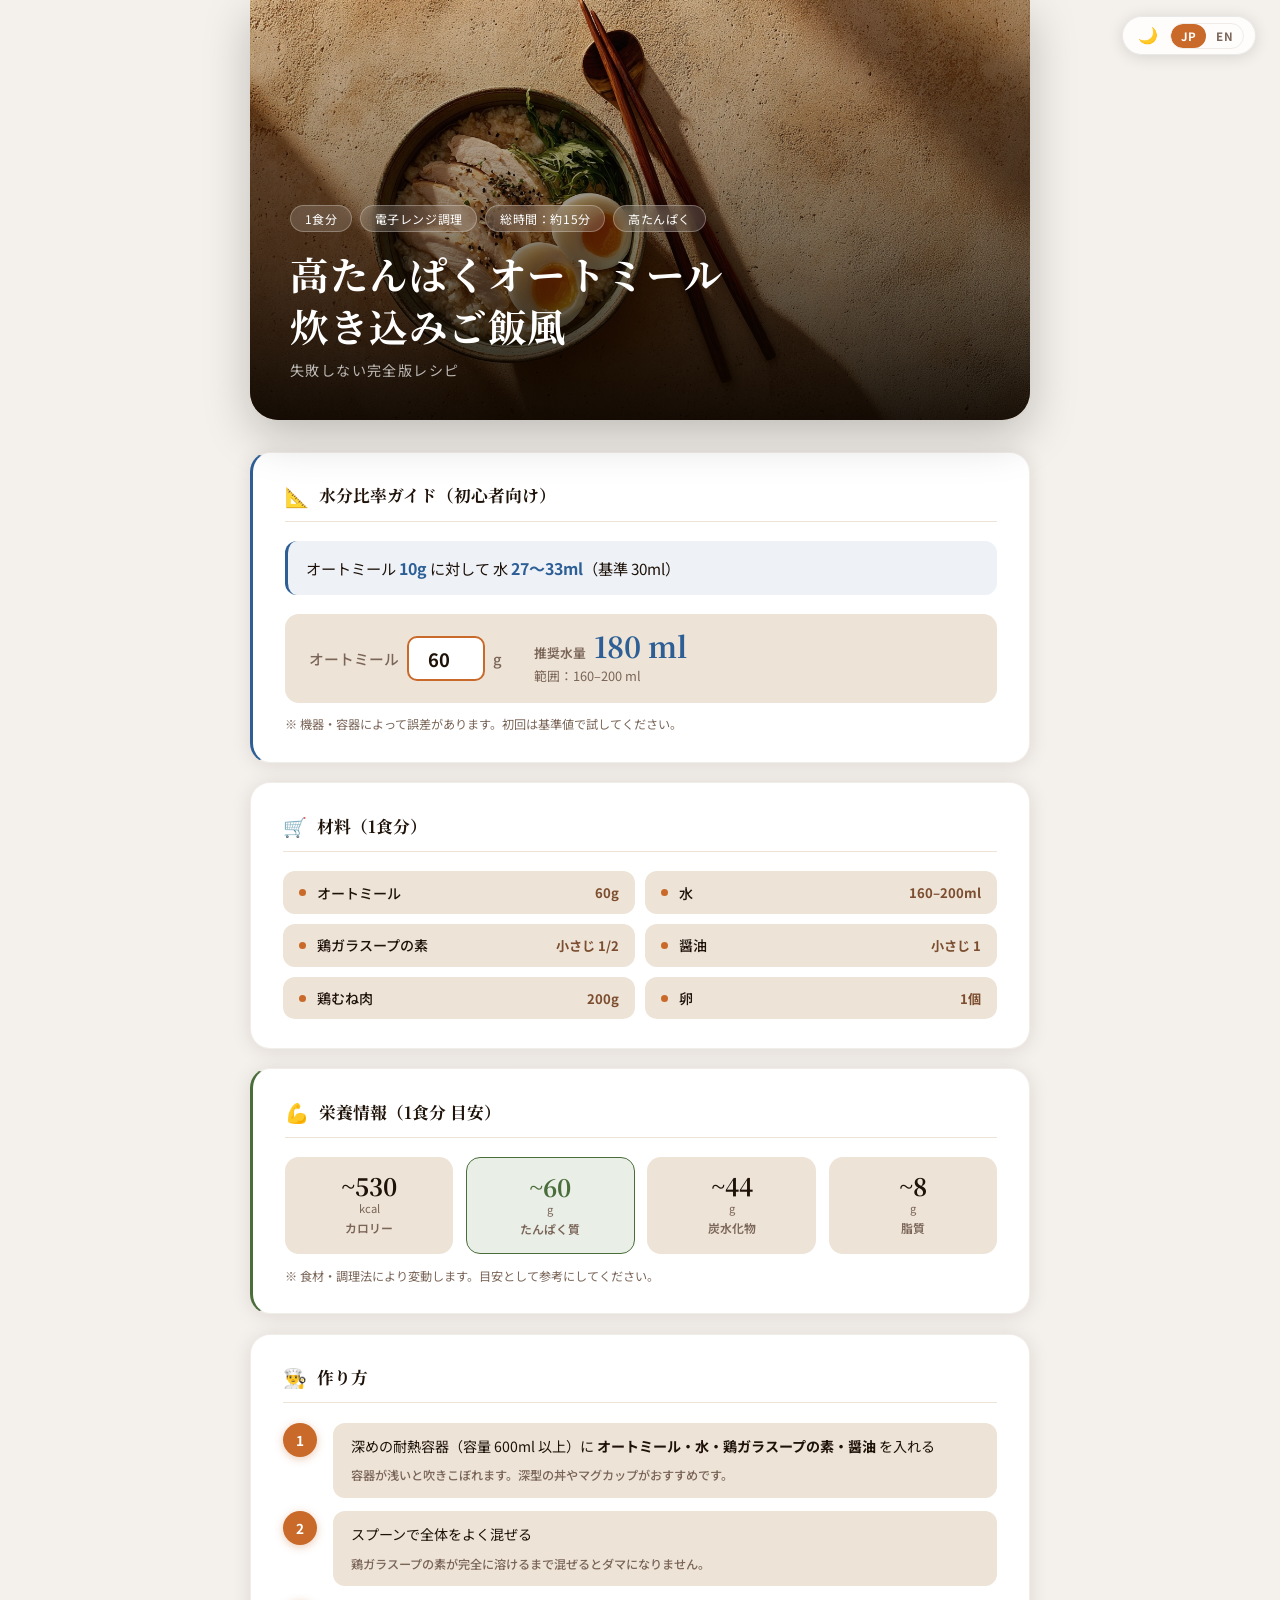
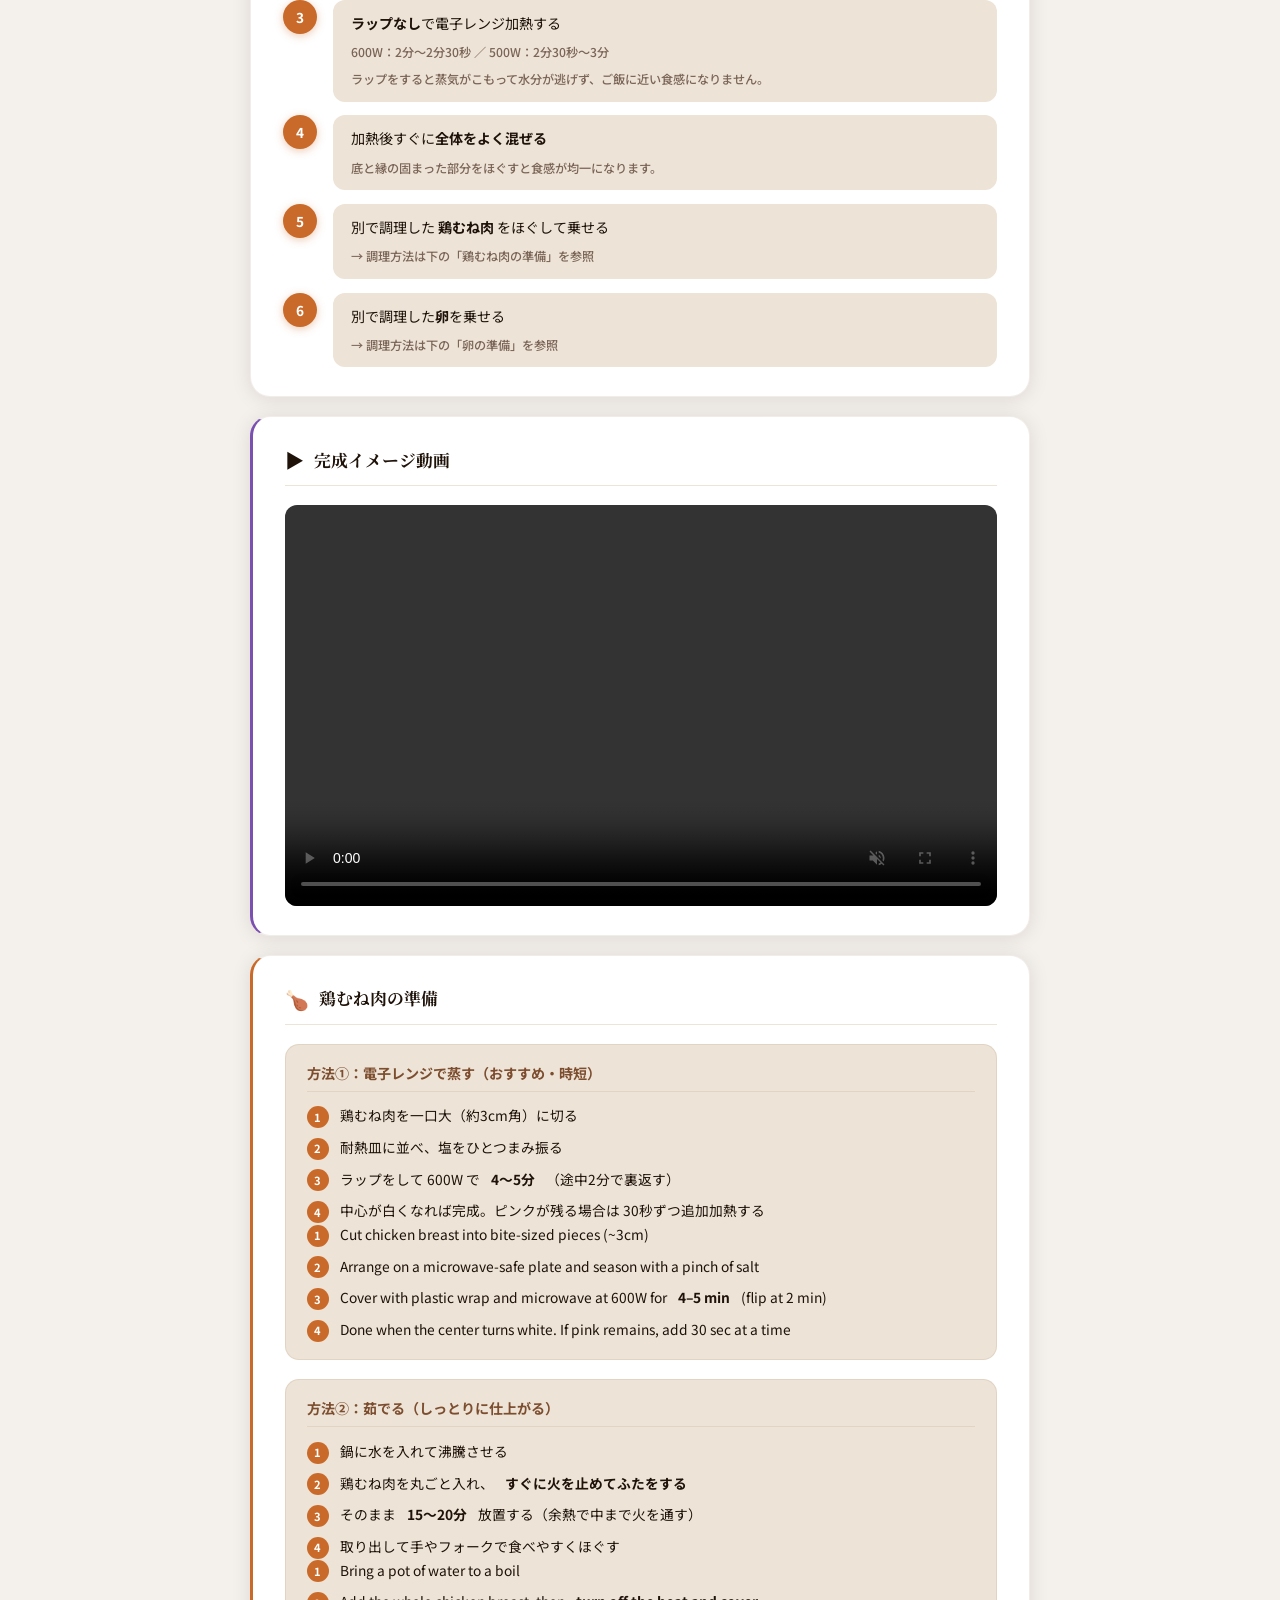
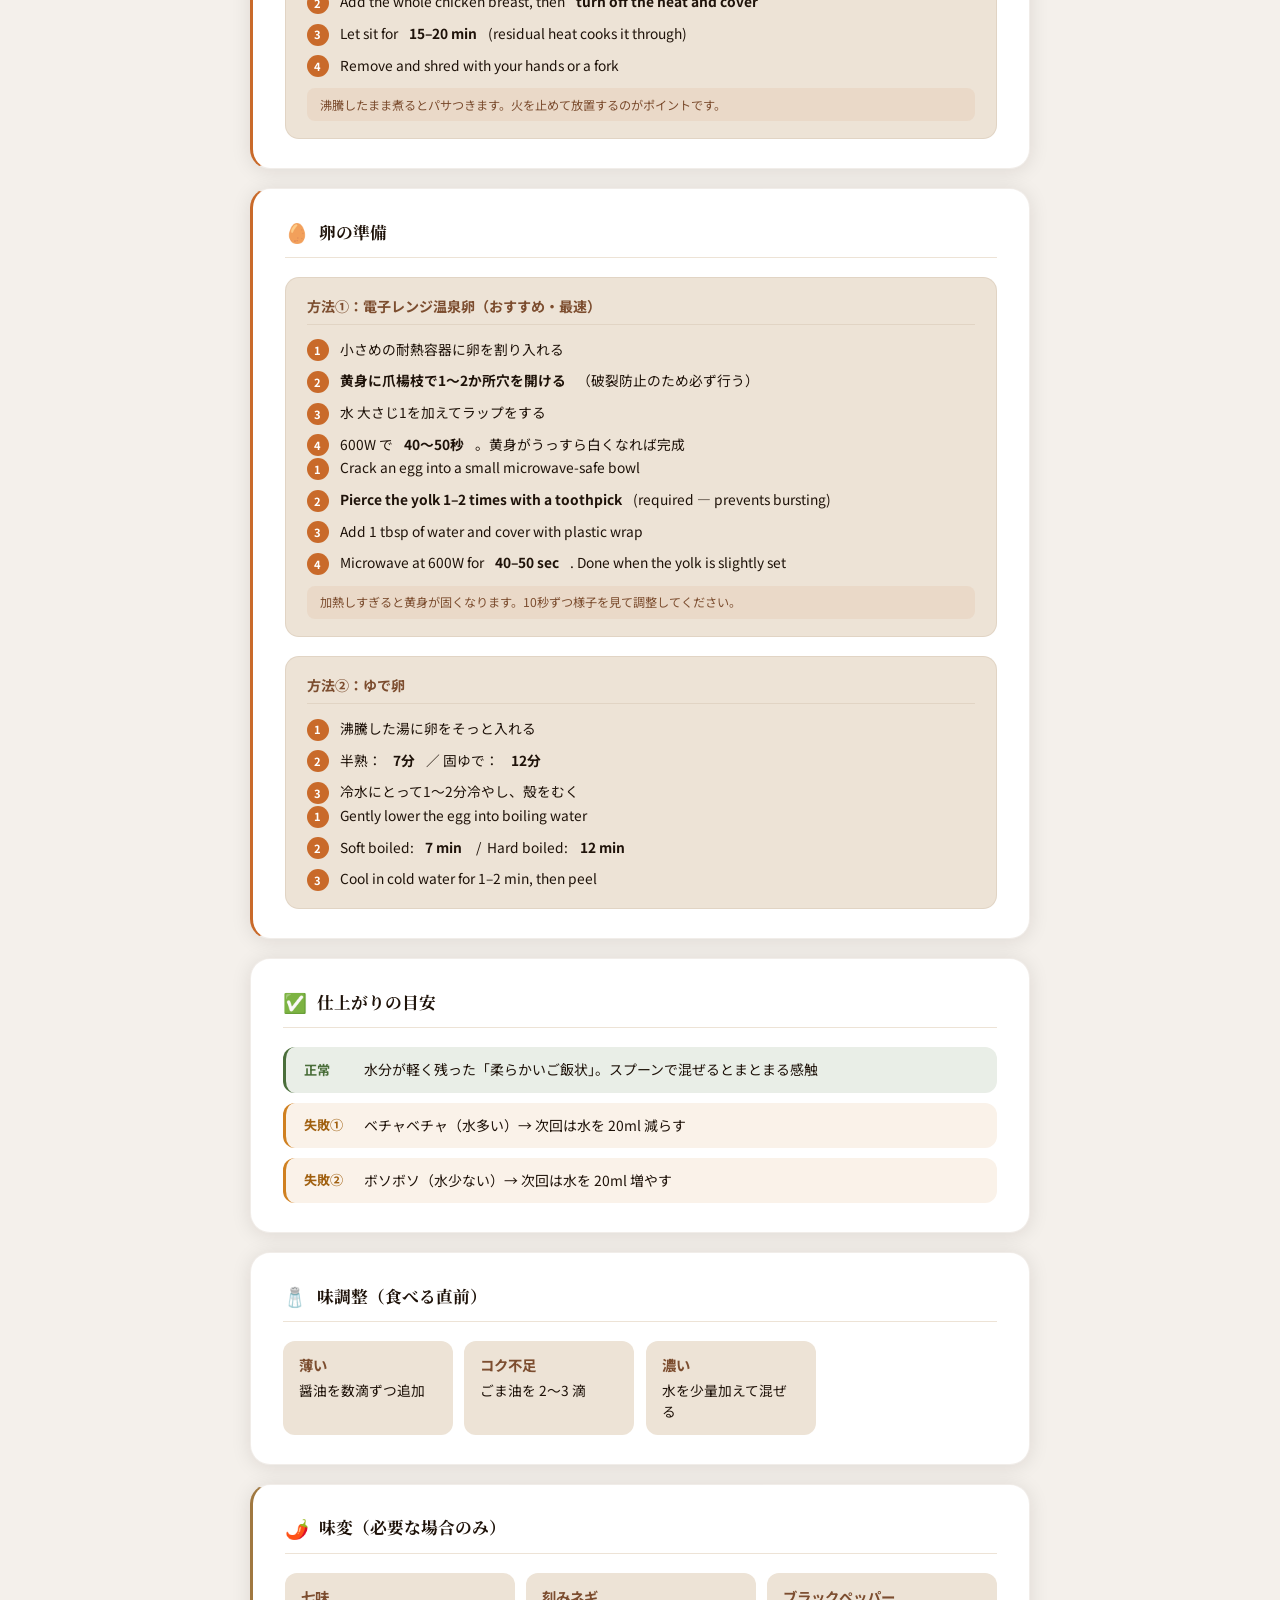
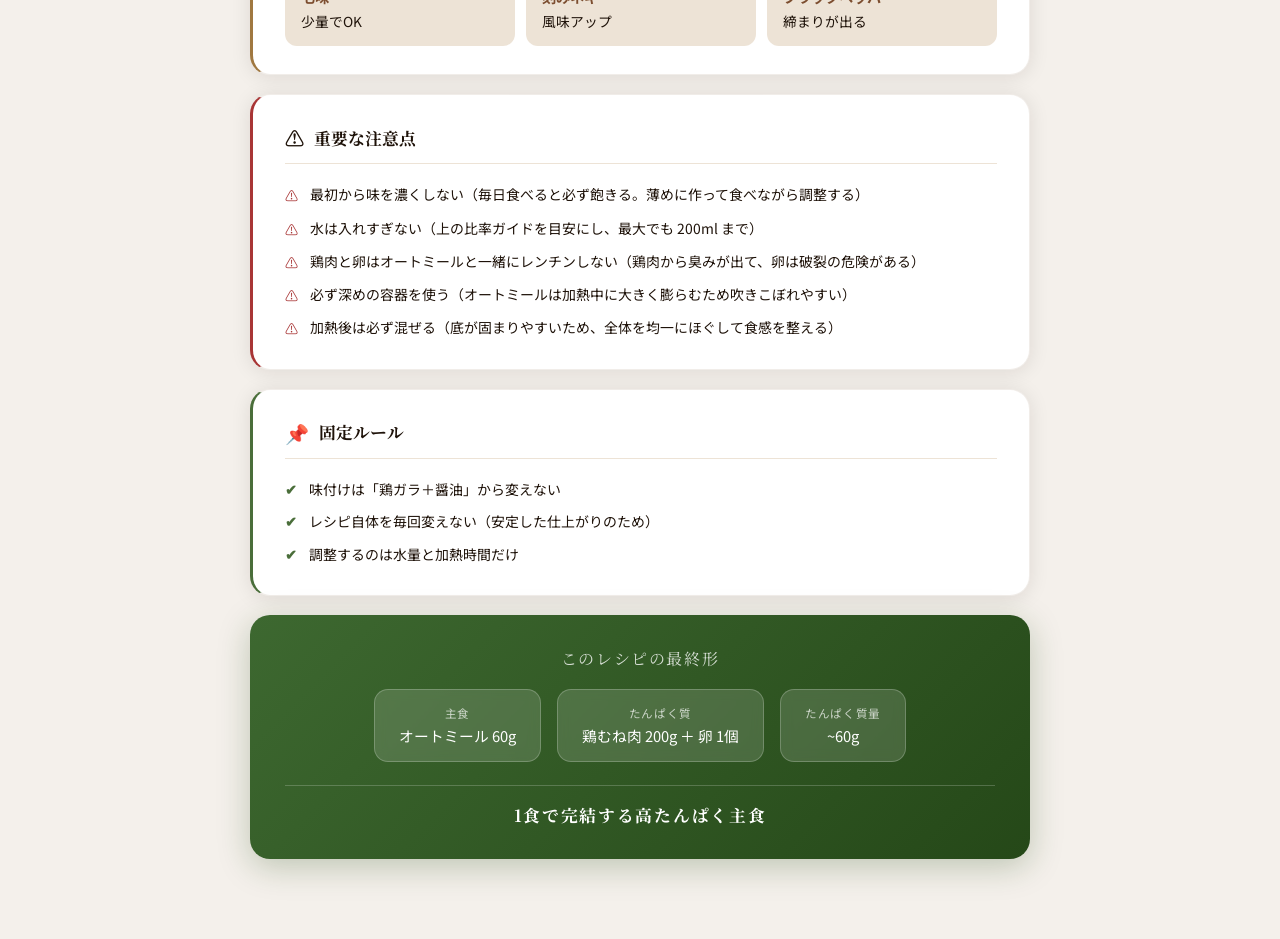
<file: index.html>
<!DOCTYPE html>
<html lang="ja">
<head>
  <meta charset="UTF-8">
  <meta name="viewport" content="width=device-width, initial-scale=1.0">
  <title>高たんぱくオートミール 炊き込みご飯風</title>
  <meta property="og:title" content="高たんぱくオートミール 炊き込みご飯風">
  <meta property="og:image" content="images/main.jpg">
  <link rel="preconnect" href="https://fonts.googleapis.com">
  <link rel="preconnect" href="https://fonts.gstatic.com" crossorigin>
  <link href="https://fonts.googleapis.com/css2?family=Noto+Serif+JP:wght@400;600;700&family=Noto+Sans+JP:wght@400;500&display=swap" rel="stylesheet">
  <link rel="stylesheet" href="style.css">
</head>
<body>

<!-- コントロールバー -->
<div class="controls">
  <button id="theme-toggle" aria-label="Toggle dark mode">🌙</button>
  <div class="lang-toggle">
    <button id="btn-jp" class="lang-btn active">JP</button>
    <button id="btn-en" class="lang-btn">EN</button>
  </div>
</div>

<div class="page">

  <!-- ヘッダー -->
  <header>
    <div class="header-inner">
      <div class="badge-row">
        <span class="badge"><span class="jp">1食分</span><span class="en">1 Serving</span></span>
        <span class="badge"><span class="jp">電子レンジ調理</span><span class="en">Microwave</span></span>
        <span class="badge"><span class="jp">総時間：約15分</span><span class="en">~15 min</span></span>
        <span class="badge"><span class="jp">高たんぱく</span><span class="en">High Protein</span></span>
      </div>
      <h1>
        <span class="jp">高たんぱくオートミール<br>炊き込みご飯風</span>
        <span class="en">High-Protein<br>Oatmeal Rice Bowl</span>
      </h1>
      <p class="subtitle">
        <span class="jp">失敗しない完全版レシピ</span>
        <span class="en">The Complete Foolproof Recipe</span>
      </p>
    </div>
  </header>

  <!-- 水分比率ガイド -->
  <div class="card card--ratio">
    <div class="card-title">
      <span class="icon">📐</span>
      <span class="jp">水分比率ガイド（初心者向け）</span>
      <span class="en">Water Ratio Guide</span>
    </div>
    <p class="ratio-rule">
      <span class="jp">オートミール <strong>10g</strong> に対して 水 <strong>27〜33ml</strong>（基準 30ml）</span>
      <span class="en">For every <strong>10g</strong> of oats, use <strong>27–33ml</strong> water (base: 30ml)</span>
    </p>
    <div class="ratio-calc">
      <div class="ratio-input-row">
        <label for="oat-amount"><span class="jp">オートミール</span><span class="en">Oats</span></label>
        <input type="number" id="oat-amount" value="60" min="10" max="150" step="5">
        <span>g</span>
      </div>
      <div class="ratio-output">
        <div class="ratio-result">
          <span class="ratio-label"><span class="jp">推奨水量</span><span class="en">Recommended</span></span>
          <span class="ratio-value"><span id="water-base">180</span> ml</span>
        </div>
        <div class="ratio-range"><span class="jp">範囲：</span><span class="en">Range: </span><span id="water-min">160</span>–<span id="water-max">200</span> ml</div>
      </div>
    </div>
    <p class="ratio-note">
      <span class="jp">※ 機器・容器によって誤差があります。初回は基準値で試してください。</span>
      <span class="en">※ Results may vary by appliance. Use the base value on your first try.</span>
    </p>
  </div>

  <!-- 材料 -->
  <div class="card">
    <div class="card-title">
      <span class="icon">🛒</span>
      <span class="jp">材料（1食分）</span>
      <span class="en">Ingredients (1 Serving)</span>
    </div>
    <div class="ingredients-grid">
      <div class="ingredient-item"><div class="dot"></div><span class="name"><span class="jp">オートミール</span><span class="en">Rolled Oats</span></span><span class="amount">60g</span></div>
      <div class="ingredient-item"><div class="dot"></div><span class="name"><span class="jp">水</span><span class="en">Water</span></span><span class="amount">160–200ml</span></div>
      <div class="ingredient-item"><div class="dot"></div><span class="name"><span class="jp">鶏ガラスープの素</span><span class="en">Chicken Stock Powder</span></span><span class="amount"><span class="jp">小さじ 1/2</span><span class="en">½ tsp</span></span></div>
      <div class="ingredient-item"><div class="dot"></div><span class="name"><span class="jp">醤油</span><span class="en">Soy Sauce</span></span><span class="amount"><span class="jp">小さじ 1</span><span class="en">1 tsp</span></span></div>
      <div class="ingredient-item"><div class="dot"></div><span class="name"><span class="jp">鶏むね肉</span><span class="en">Chicken Breast</span></span><span class="amount">200g</span></div>
      <div class="ingredient-item"><div class="dot"></div><span class="name"><span class="jp">卵</span><span class="en">Egg</span></span><span class="amount"><span class="jp">1個</span><span class="en">1</span></span></div>
    </div>
  </div>

  <!-- 栄養情報 -->
  <div class="card card--nutrition">
    <div class="card-title">
      <span class="icon">💪</span>
      <span class="jp">栄養情報（1食分 目安）</span>
      <span class="en">Nutrition Facts (est. per serving)</span>
    </div>
    <div class="nutrition-grid">
      <div class="nutrition-item">
        <span class="nutrition-value">~530</span>
        <span class="nutrition-unit">kcal</span>
        <span class="nutrition-label"><span class="jp">カロリー</span><span class="en">Calories</span></span>
      </div>
      <div class="nutrition-item highlight">
        <span class="nutrition-value">~60</span>
        <span class="nutrition-unit">g</span>
        <span class="nutrition-label"><span class="jp">たんぱく質</span><span class="en">Protein</span></span>
      </div>
      <div class="nutrition-item">
        <span class="nutrition-value">~44</span>
        <span class="nutrition-unit">g</span>
        <span class="nutrition-label"><span class="jp">炭水化物</span><span class="en">Carbs</span></span>
      </div>
      <div class="nutrition-item">
        <span class="nutrition-value">~8</span>
        <span class="nutrition-unit">g</span>
        <span class="nutrition-label"><span class="jp">脂質</span><span class="en">Fat</span></span>
      </div>
    </div>
    <p class="nutrition-note">
      <span class="jp">※ 食材・調理法により変動します。目安として参考にしてください。</span>
      <span class="en">※ Values vary by cooking method. Use as a reference only.</span>
    </p>
  </div>

  <!-- 作り方 -->
  <div class="card">
    <div class="card-title">
      <span class="icon">👨‍🍳</span>
      <span class="jp">作り方</span>
      <span class="en">Instructions</span>
    </div>
    <div class="steps">
      <div class="step">
        <div class="step-num">1</div>
        <div class="step-body">
          <span class="jp">深めの耐熱容器（容量 600ml 以上）に <strong>オートミール・水・鶏ガラスープの素・醤油</strong> を入れる</span>
          <span class="en">Add <strong>rolled oats, water, chicken stock powder, and soy sauce</strong> to a deep microwave-safe bowl (600ml+ capacity)</span>
          <span class="note"><span class="jp">容器が浅いと吹きこぼれます。深型の丼やマグカップがおすすめです。</span><span class="en">A shallow bowl will overflow. Use a deep bowl or large mug.</span></span>
        </div>
      </div>
      <div class="step">
        <div class="step-num">2</div>
        <div class="step-body">
          <span class="jp">スプーンで全体をよく混ぜる</span>
          <span class="en">Mix thoroughly with a spoon</span>
          <span class="note"><span class="jp">鶏ガラスープの素が完全に溶けるまで混ぜるとダマになりません。</span><span class="en">Stir until the stock powder is fully dissolved to avoid lumps.</span></span>
        </div>
      </div>
      <div class="step">
        <div class="step-num">3</div>
        <div class="step-body">
          <span class="jp"><strong>ラップなし</strong>で電子レンジ加熱する</span>
          <span class="en">Microwave <strong>without plastic wrap</strong></span>
          <span class="note"><span class="jp">600W：2分〜2分30秒 ／ 500W：2分30秒〜3分</span><span class="en">600W: 2 min – 2 min 30 sec &nbsp;/&nbsp; 500W: 2 min 30 sec – 3 min</span></span>
          <span class="note"><span class="jp">ラップをすると蒸気がこもって水分が逃げず、ご飯に近い食感になりません。</span><span class="en">Covering traps steam and prevents the rice-like texture. Always cook uncovered.</span></span>
        </div>
      </div>
      <div class="step">
        <div class="step-num">4</div>
        <div class="step-body">
          <span class="jp">加熱後すぐに<strong>全体をよく混ぜる</strong></span>
          <span class="en">Immediately after heating, <strong>stir thoroughly</strong></span>
          <span class="note"><span class="jp">底と縁の固まった部分をほぐすと食感が均一になります。</span><span class="en">Break up any set portions at the bottom and edges to even out the texture.</span></span>
        </div>
      </div>
      <div class="step">
        <div class="step-num">5</div>
        <div class="step-body">
          <span class="jp">別で調理した <strong>鶏むね肉</strong> をほぐして乗せる</span>
          <span class="en">Top with separately cooked <strong>chicken breast</strong>, shredded</span>
          <span class="note"><span class="jp">→ 調理方法は下の「鶏むね肉の準備」を参照</span><span class="en">→ See "Chicken Breast Prep" below</span></span>
        </div>
      </div>
      <div class="step">
        <div class="step-num">6</div>
        <div class="step-body">
          <span class="jp">別で調理した<strong>卵</strong>を乗せる</span>
          <span class="en">Add the separately cooked <strong>egg</strong> on top</span>
          <span class="note"><span class="jp">→ 調理方法は下の「卵の準備」を参照</span><span class="en">→ See "Egg Prep" below</span></span>
        </div>
      </div>
    </div>
  </div>

  <!-- 動画セクション -->
  <div class="card card--video">
    <div class="card-title">
      <span class="icon">▶️</span>
      <span class="jp">完成イメージ動画</span>
      <span class="en">Finished Dish Preview</span>
    </div>
    <div class="video-wrapper">
      <video src="images/oat.mp4" autoplay muted loop playsinline controls></video>
    </div>
  </div>

  <!-- 鶏むね肉の準備 -->
  <div class="card card--sub">
    <div class="card-title">
      <span class="icon">🍗</span>
      <span class="jp">鶏むね肉の準備</span>
      <span class="en">Chicken Breast Prep</span>
    </div>
    <div class="sub-methods">
      <div class="sub-method">
        <div class="sub-method-title">
          <span class="jp">方法①：電子レンジで蒸す（おすすめ・時短）</span>
          <span class="en">Method 1: Microwave (Recommended — Quick)</span>
        </div>
        <ol class="sub-steps jp">
          <li>鶏むね肉を一口大（約3cm角）に切る</li>
          <li>耐熱皿に並べ、塩をひとつまみ振る</li>
          <li>ラップをして 600W で <strong>4〜5分</strong>（途中2分で裏返す）</li>
          <li>中心が白くなれば完成。ピンクが残る場合は 30秒ずつ追加加熱する</li>
        </ol>
        <ol class="sub-steps en">
          <li>Cut chicken breast into bite-sized pieces (~3cm)</li>
          <li>Arrange on a microwave-safe plate and season with a pinch of salt</li>
          <li>Cover with plastic wrap and microwave at 600W for <strong>4–5 min</strong> (flip at 2 min)</li>
          <li>Done when the center turns white. If pink remains, add 30 sec at a time</li>
        </ol>
      </div>
      <div class="sub-method">
        <div class="sub-method-title">
          <span class="jp">方法②：茹でる（しっとりに仕上がる）</span>
          <span class="en">Method 2: Poaching (Juicier Result)</span>
        </div>
        <ol class="sub-steps jp">
          <li>鍋に水を入れて沸騰させる</li>
          <li>鶏むね肉を丸ごと入れ、<strong>すぐに火を止めてふたをする</strong></li>
          <li>そのまま <strong>15〜20分</strong> 放置する（余熱で中まで火を通す）</li>
          <li>取り出して手やフォークで食べやすくほぐす</li>
        </ol>
        <ol class="sub-steps en">
          <li>Bring a pot of water to a boil</li>
          <li>Add the whole chicken breast, then <strong>turn off the heat and cover</strong></li>
          <li>Let sit for <strong>15–20 min</strong> (residual heat cooks it through)</li>
          <li>Remove and shred with your hands or a fork</li>
        </ol>
        <span class="sub-note"><span class="jp">沸騰したまま煮るとパサつきます。火を止めて放置するのがポイントです。</span><span class="en">Boiling too long makes it dry. Residual heat is the key.</span></span>
      </div>
    </div>
  </div>

  <!-- 卵の準備 -->
  <div class="card card--sub">
    <div class="card-title">
      <span class="icon">🥚</span>
      <span class="jp">卵の準備</span>
      <span class="en">Egg Prep</span>
    </div>
    <div class="sub-methods">
      <div class="sub-method">
        <div class="sub-method-title">
          <span class="jp">方法①：電子レンジ温泉卵（おすすめ・最速）</span>
          <span class="en">Method 1: Microwave Soft-Boiled Egg (Recommended — Fastest)</span>
        </div>
        <ol class="sub-steps jp">
          <li>小さめの耐熱容器に卵を割り入れる</li>
          <li><strong>黄身に爪楊枝で1〜2か所穴を開ける</strong>（破裂防止のため必ず行う）</li>
          <li>水 大さじ1を加えてラップをする</li>
          <li>600W で <strong>40〜50秒</strong>。黄身がうっすら白くなれば完成</li>
        </ol>
        <ol class="sub-steps en">
          <li>Crack an egg into a small microwave-safe bowl</li>
          <li><strong>Pierce the yolk 1–2 times with a toothpick</strong> (required — prevents bursting)</li>
          <li>Add 1 tbsp of water and cover with plastic wrap</li>
          <li>Microwave at 600W for <strong>40–50 sec</strong>. Done when the yolk is slightly set</li>
        </ol>
        <span class="sub-note"><span class="jp">加熱しすぎると黄身が固くなります。10秒ずつ様子を見て調整してください。</span><span class="en">Over-heating firms the yolk. Check in 10-sec increments.</span></span>
      </div>
      <div class="sub-method">
        <div class="sub-method-title">
          <span class="jp">方法②：ゆで卵</span>
          <span class="en">Method 2: Boiled Egg</span>
        </div>
        <ol class="sub-steps jp">
          <li>沸騰した湯に卵をそっと入れる</li>
          <li>半熟：<strong>7分</strong> ／ 固ゆで：<strong>12分</strong></li>
          <li>冷水にとって1〜2分冷やし、殻をむく</li>
        </ol>
        <ol class="sub-steps en">
          <li>Gently lower the egg into boiling water</li>
          <li>Soft boiled: <strong>7 min</strong> &nbsp;/&nbsp; Hard boiled: <strong>12 min</strong></li>
          <li>Cool in cold water for 1–2 min, then peel</li>
        </ol>
      </div>
    </div>
  </div>

  <!-- 仕上がり -->
  <div class="card">
    <div class="card-title">
      <span class="icon">✅</span>
      <span class="jp">仕上がりの目安</span>
      <span class="en">What to Expect</span>
    </div>
    <div class="result-grid">
      <div class="result-item ok">
        <span class="result-label"><span class="jp">正常</span><span class="en">Good</span></span>
        <span class="jp">水分が軽く残った「柔らかいご飯状」。スプーンで混ぜるとまとまる感触</span>
        <span class="en">Slightly moist, soft rice-like texture. Holds together when stirred</span>
      </div>
      <div class="result-item ng1">
        <span class="result-label"><span class="jp">失敗①</span><span class="en">Issue ①</span></span>
        <span class="jp">ベチャベチャ（水多い）→ 次回は水を 20ml 減らす</span>
        <span class="en">Too wet (too much water) → Reduce water by 20ml next time</span>
      </div>
      <div class="result-item ng2">
        <span class="result-label"><span class="jp">失敗②</span><span class="en">Issue ②</span></span>
        <span class="jp">ボソボソ（水少ない）→ 次回は水を 20ml 増やす</span>
        <span class="en">Too dry (too little water) → Increase water by 20ml next time</span>
      </div>
    </div>
  </div>

  <!-- 味調整 -->
  <div class="card">
    <div class="card-title">
      <span class="icon">🧂</span>
      <span class="jp">味調整（食べる直前）</span>
      <span class="en">Taste Adjustment (before eating)</span>
    </div>
    <div class="adjust-grid">
      <div class="adjust-item"><strong><span class="jp">薄い</span><span class="en">Too mild</span></strong><span class="jp">醤油を数滴ずつ追加</span><span class="en">Add soy sauce a few drops at a time</span></div>
      <div class="adjust-item"><strong><span class="jp">コク不足</span><span class="en">Lacks depth</span></strong><span class="jp">ごま油を 2〜3 滴</span><span class="en">Add 2–3 drops of sesame oil</span></div>
      <div class="adjust-item"><strong><span class="jp">濃い</span><span class="en">Too salty</span></strong><span class="jp">水を少量加えて混ぜる</span><span class="en">Add a splash of water and stir</span></div>
    </div>
  </div>

  <!-- 味変 -->
  <div class="card card--variant">
    <div class="card-title">
      <span class="icon">🌶️</span>
      <span class="jp">味変（必要な場合のみ）</span>
      <span class="en">Flavor Variations (optional)</span>
    </div>
    <div class="adjust-grid">
      <div class="adjust-item"><strong><span class="jp">七味</span><span class="en">Shichimi</span></strong><span class="jp">少量でOK</span><span class="en">A small amount is enough</span></div>
      <div class="adjust-item"><strong><span class="jp">刻みネギ</span><span class="en">Green Onion</span></strong><span class="jp">風味アップ</span><span class="en">Adds fresh aroma</span></div>
      <div class="adjust-item"><strong><span class="jp">ブラックペッパー</span><span class="en">Black Pepper</span></strong><span class="jp">締まりが出る</span><span class="en">Sharpens the flavor</span></div>
    </div>
  </div>

  <!-- 注意点 -->
  <div class="card card--warning">
    <div class="card-title">
      <span class="icon">⚠️</span>
      <span class="jp">重要な注意点</span>
      <span class="en">Important Notes</span>
    </div>
    <ul class="notes-list">
      <li><span class="jp">最初から味を濃くしない（毎日食べると必ず飽きる。薄めに作って食べながら調整する）</span><span class="en">Don't over-season from the start. (Daily eating causes flavor fatigue. Season light and adjust while eating.)</span></li>
      <li><span class="jp">水は入れすぎない（上の比率ガイドを目安にし、最大でも 200ml まで）</span><span class="en">Don't add too much water. (Use the ratio guide — maximum 200ml.)</span></li>
      <li><span class="jp">鶏肉と卵はオートミールと一緒にレンチンしない（鶏肉から臭みが出て、卵は破裂の危険がある）</span><span class="en">Don't microwave the chicken or egg with the oatmeal. (Chicken causes odor; eggs can burst.)</span></li>
      <li><span class="jp">必ず深めの容器を使う（オートミールは加熱中に大きく膨らむため吹きこぼれやすい）</span><span class="en">Always use a deep bowl. (Oatmeal expands significantly during heating and can overflow.)</span></li>
      <li><span class="jp">加熱後は必ず混ぜる（底が固まりやすいため、全体を均一にほぐして食感を整える）</span><span class="en">Always stir immediately after heating. (The bottom sets quickly — stir to even out the texture.)</span></li>
    </ul>
  </div>

  <!-- 固定ルール -->
  <div class="card card--rules">
    <div class="card-title">
      <span class="icon">📌</span>
      <span class="jp">固定ルール</span>
      <span class="en">Fixed Rules</span>
    </div>
    <ul class="rules-list">
      <li><span class="jp">味付けは「鶏ガラ＋醤油」から変えない</span><span class="en">Keep the seasoning as chicken stock + soy sauce — don't change it</span></li>
      <li><span class="jp">レシピ自体を毎回変えない（安定した仕上がりのため）</span><span class="en">Don't change the recipe each time. (Consistency leads to stable results.)</span></li>
      <li><span class="jp">調整するのは水量と加熱時間だけ</span><span class="en">Only adjust water amount and heating time</span></li>
    </ul>
  </div>

  <!-- 最終形 -->
  <div class="final">
    <h2><span class="jp">このレシピの最終形</span><span class="en">The Final Form of This Recipe</span></h2>
    <div class="final-items">
      <div class="final-item"><span><span class="jp">主食</span><span class="en">Main</span></span><span class="jp">オートミール 60g</span><span class="en">Rolled Oats 60g</span></div>
      <div class="final-item"><span><span class="jp">たんぱく質</span><span class="en">Protein</span></span><span class="jp">鶏むね肉 200g ＋ 卵 1個</span><span class="en">Chicken Breast 200g + 1 Egg</span></div>
      <div class="final-item"><span><span class="jp">たんぱく質量</span><span class="en">Protein per Meal</span></span>~60g</div>
    </div>
    <p class="final-tagline"><span class="jp">1食で完結する高たんぱく主食</span><span class="en">A complete high-protein meal in one bowl</span></p>
  </div>

</div>
<script src="script.js"></script>
</body>
</html>
</file>
<file: style.css>
*, *::before, *::after { box-sizing: border-box; margin: 0; padding: 0; }

/* ── カラー変数（ライトモード） ── */
:root {
  --bg:      #f4f0eb;
  --surface: #ffffff;
  --warm:    #ede3d6;
  --brown:   #7c4d2f;
  --dark:    #1e1209;
  --orange:  #c96a2a;
  --green:   #4a6e3a;
  --red:     #a83535;
  --blue:    #2d5f96;
  --muted:   #7a6558;
  --border:  rgba(120, 80, 40, 0.10);
  --shadow:  rgba(30, 15, 5, 0.10);
}

/* ── ダークモード変数 ── */
@media (prefers-color-scheme: dark) {
  :root:not(.light) {
    --bg:      #130c05;
    --surface: #1e1208;
    --warm:    #2a1c10;
    --brown:   #d4a070;
    --dark:    #f0e4d0;
    --orange:  #e07830;
    --green:   #6aaa58;
    --red:     #e05858;
    --blue:    #5a90d8;
    --muted:   #a09080;
    --border:  rgba(255, 200, 150, 0.08);
    --shadow:  rgba(0, 0, 0, 0.45);
  }
}
html.dark {
  --bg:      #130c05;
  --surface: #1e1208;
  --warm:    #2a1c10;
  --brown:   #d4a070;
  --dark:    #f0e4d0;
  --orange:  #e07830;
  --green:   #6aaa58;
  --red:     #e05858;
  --blue:    #5a90d8;
  --muted:   #a09080;
  --border:  rgba(255, 200, 150, 0.08);
  --shadow:  rgba(0, 0, 0, 0.45);
}

/* ── 言語切り替え ── */
.en { display: none; }
html.lang-en .jp { display: none; }
html.lang-en .en { display: revert; }

/* ── トランジション ── */
body, .card, .step-body, .ingredient-item, .ratio-calc,
.nutrition-item, .sub-method, .adjust-item, .result-item,
.notes-list li, .rules-list li, header {
  transition: background-color 0.25s, color 0.25s, border-color 0.25s;
}

body {
  background: var(--bg);
  font-family: 'Noto Sans JP', sans-serif;
  color: var(--dark);
  min-height: 100vh;
  padding: 0 1rem 5rem;
}

.page {
  max-width: 780px;
  margin: 0 auto;
}

/* ── コントロールバー ── */
.controls {
  position: fixed;
  top: 1rem;
  right: 1.5rem;
  z-index: 200;
  display: flex;
  align-items: center;
  gap: 0.5rem;
  background: rgba(255, 255, 255, 0.85);
  backdrop-filter: blur(12px);
  -webkit-backdrop-filter: blur(12px);
  border: 1px solid rgba(0, 0, 0, 0.08);
  border-radius: 50px;
  padding: 0.35rem 0.7rem;
  box-shadow: 0 2px 16px rgba(0, 0, 0, 0.12);
}
html.dark .controls {
  background: rgba(30, 18, 8, 0.88);
  border-color: rgba(255, 255, 255, 0.10);
}
#theme-toggle {
  background: none;
  border: none;
  cursor: pointer;
  font-size: 1rem;
  line-height: 1;
  padding: 0.15rem 0.25rem;
  border-radius: 50px;
  transition: transform 0.2s;
}
#theme-toggle:hover { transform: rotate(20deg); }

.lang-toggle {
  display: flex;
  border: 1px solid var(--border);
  border-radius: 50px;
  overflow: hidden;
}
.lang-btn {
  background: none;
  border: none;
  cursor: pointer;
  font-size: 0.72rem;
  font-weight: 700;
  font-family: inherit;
  color: var(--muted);
  padding: 0.25rem 0.6rem;
  letter-spacing: 0.05em;
  transition: background 0.2s, color 0.2s;
}
.lang-btn.active {
  background: var(--orange);
  color: #fff;
  border-radius: 50px;
}

/* ── ヘッダー（画像背景） ── */
header {
  position: relative;
  min-height: 420px;
  display: flex;
  flex-direction: column;
  justify-content: flex-end;
  border-radius: 0 0 28px 28px;
  color: #fff;
  overflow: hidden;
  margin-bottom: 2rem;
  background: url('images/main.jpg') center 30% / cover no-repeat;
  box-shadow: 0 16px 48px rgba(0, 0, 0, 0.22);
}
header::after {
  content: '';
  position: absolute;
  inset: 0;
  background: linear-gradient(
    to top,
    rgba(10, 5, 0, 0.90) 0%,
    rgba(10, 5, 0, 0.50) 40%,
    rgba(10, 5, 0, 0.05) 100%
  );
}
.header-inner {
  position: relative;
  z-index: 1;
  padding: 2rem 2.5rem 2.5rem;
}
.badge-row {
  display: flex;
  gap: 0.5rem;
  flex-wrap: wrap;
  margin-bottom: 1rem;
}
.badge {
  background: rgba(255, 255, 255, 0.15);
  backdrop-filter: blur(8px);
  border: 1px solid rgba(255, 255, 255, 0.28);
  border-radius: 50px;
  padding: 0.25rem 0.85rem;
  font-size: 0.75rem;
  letter-spacing: 0.05em;
}
header h1 {
  font-family: 'Noto Serif JP', serif;
  font-size: clamp(1.6rem, 5vw, 2.4rem);
  font-weight: 700;
  letter-spacing: 0.04em;
  line-height: 1.35;
  margin-bottom: 0.5rem;
}
header .subtitle {
  font-size: 0.88rem;
  color: rgba(255, 255, 255, 0.7);
  letter-spacing: 0.1em;
}

/* ── カード共通 ── */
.card {
  background: var(--surface);
  border-radius: 20px;
  padding: 1.8rem 2rem;
  margin-bottom: 1.2rem;
  box-shadow: 0 2px 20px var(--shadow);
  border: 1px solid var(--border);
}
.card--ratio     { border-left: 3px solid var(--blue); }
.card--nutrition { border-left: 3px solid var(--green); }
.card--variant   { border-left: 3px solid #a07840; }
.card--warning   { border-left: 3px solid var(--red); }
.card--rules     { border-left: 3px solid var(--green); }
.card--sub       { border-left: 3px solid var(--orange); }
.card--video     { border-left: 3px solid #7a50b0; }

.card-title {
  font-family: 'Noto Serif JP', serif;
  font-size: 1.05rem;
  font-weight: 700;
  color: var(--dark);
  display: flex;
  align-items: center;
  gap: 0.6rem;
  margin-bottom: 1.2rem;
  padding-bottom: 0.75rem;
  border-bottom: 1px solid var(--warm);
}
.card-title .icon { font-size: 1.2rem; }

/* ── 比率ガイド ── */
.ratio-rule {
  font-size: 0.95rem;
  line-height: 1.7;
  margin-bottom: 1.2rem;
  padding: 0.85rem 1.1rem;
  background: color-mix(in srgb, var(--blue) 8%, var(--surface));
  border-radius: 12px;
  border-left: 3px solid var(--blue);
  color: var(--dark);
}
.ratio-rule strong { color: var(--blue); font-size: 1.05em; }

.ratio-calc {
  display: flex;
  align-items: center;
  gap: 2rem;
  background: var(--warm);
  border-radius: 14px;
  padding: 1.1rem 1.5rem;
  flex-wrap: wrap;
  margin-bottom: 0.8rem;
}
.ratio-input-row {
  display: flex;
  align-items: center;
  gap: 0.5rem;
  font-size: 0.92rem;
  font-weight: 500;
  color: var(--muted);
}
.ratio-input-row input {
  width: 78px;
  padding: 0.45rem 0.6rem;
  font-size: 1.15rem;
  font-weight: 700;
  border: 2px solid var(--orange);
  border-radius: 10px;
  text-align: center;
  background: var(--surface);
  color: var(--dark);
  font-family: inherit;
  transition: border-color 0.2s;
}
.ratio-input-row input:focus { outline: none; border-color: var(--blue); }
.ratio-output { display: flex; flex-direction: column; gap: 0.25rem; }
.ratio-result { display: flex; align-items: baseline; gap: 0.5rem; }
.ratio-label { font-size: 0.8rem; color: var(--muted); font-weight: 600; }
.ratio-value {
  font-size: 1.8rem;
  font-weight: 700;
  color: var(--blue);
  font-family: 'Noto Serif JP', serif;
  line-height: 1;
}
.ratio-range { font-size: 0.8rem; color: var(--muted); }
.ratio-note  { font-size: 0.76rem; color: var(--muted); }

/* ── 材料 ── */
.ingredients-grid {
  display: grid;
  grid-template-columns: 1fr 1fr;
  gap: 0.65rem;
}
@media (max-width: 480px) { .ingredients-grid { grid-template-columns: 1fr; } }
.ingredient-item {
  display: flex;
  align-items: center;
  gap: 0.7rem;
  background: var(--warm);
  border-radius: 12px;
  padding: 0.7rem 1rem;
}
.ingredient-item .dot {
  width: 7px; height: 7px;
  background: var(--orange);
  border-radius: 50%;
  flex-shrink: 0;
}
.ingredient-item .name { font-weight: 500; font-size: 0.88rem; }
.ingredient-item .amount {
  margin-left: auto;
  font-size: 0.82rem;
  color: var(--brown);
  font-weight: 700;
  white-space: nowrap;
}

/* ── 栄養情報 ── */
.nutrition-grid {
  display: grid;
  grid-template-columns: repeat(4, 1fr);
  gap: 0.8rem;
  margin-bottom: 0.8rem;
}
@media (max-width: 480px) { .nutrition-grid { grid-template-columns: repeat(2, 1fr); } }
.nutrition-item {
  display: flex;
  flex-direction: column;
  align-items: center;
  background: var(--warm);
  border-radius: 14px;
  padding: 1rem 0.5rem;
  text-align: center;
}
.nutrition-item.highlight {
  background: color-mix(in srgb, var(--green) 12%, var(--surface));
  border: 1.5px solid var(--green);
}
.nutrition-value {
  font-size: 1.5rem;
  font-weight: 700;
  color: var(--dark);
  font-family: 'Noto Serif JP', serif;
  line-height: 1.1;
}
.nutrition-item.highlight .nutrition-value { color: var(--green); }
.nutrition-unit  { font-size: 0.7rem; color: var(--muted); margin-bottom: 0.2rem; }
.nutrition-label { font-size: 0.74rem; font-weight: 600; color: var(--muted); }
.nutrition-note  { font-size: 0.76rem; color: var(--muted); }

/* ── 作り方 ── */
.steps { display: flex; flex-direction: column; gap: 0.85rem; }
.step  { display: flex; align-items: flex-start; gap: 1rem; }
.step-num {
  min-width: 34px; height: 34px;
  background: var(--orange);
  color: #fff;
  border-radius: 50%;
  display: flex;
  align-items: center;
  justify-content: center;
  font-weight: 700;
  font-size: 0.85rem;
  flex-shrink: 0;
  box-shadow: 0 2px 8px rgba(201, 106, 42, 0.35);
}
.step-body {
  background: var(--warm);
  border-radius: 12px;
  padding: 0.75rem 1.1rem;
  flex: 1;
  font-size: 0.88rem;
  line-height: 1.7;
}
.step-body .note {
  display: block;
  margin-top: 0.4rem;
  font-size: 0.76rem;
  color: var(--muted);
  font-weight: 500;
}

/* ── 動画 ── */
.video-wrapper {
  position: relative;
  padding-bottom: 56.25%;
  height: 0;
  overflow: hidden;
  border-radius: 12px;
}
.video-wrapper iframe,
.video-wrapper video {
  position: absolute;
  top: 0; left: 0;
  width: 100%; height: 100%;
  border: 0;
  object-fit: cover;
}
.video-placeholder {
  display: flex;
  flex-direction: column;
  align-items: center;
  justify-content: center;
  gap: 0.6rem;
  background: var(--warm);
  border-radius: 12px;
  padding: 3rem 2rem;
  text-align: center;
}
.video-placeholder-icon {
  width: 56px; height: 56px;
  background: var(--orange);
  color: #fff;
  border-radius: 50%;
  display: flex;
  align-items: center;
  justify-content: center;
  font-size: 1.4rem;
  padding-left: 4px;
  box-shadow: 0 4px 16px rgba(201, 106, 42, 0.4);
}
.video-placeholder p { font-size: 0.95rem; font-weight: 600; color: var(--dark); }
.video-placeholder-hint { font-size: 0.76rem !important; color: var(--muted) !important; font-weight: 400 !important; }

/* ── サブカード（鶏肉・卵の準備） ── */
.sub-methods { display: flex; flex-direction: column; gap: 1.2rem; }
.sub-method {
  background: var(--warm);
  border-radius: 14px;
  padding: 1.1rem 1.3rem;
  border: 1px solid var(--border);
}
.sub-method-title {
  font-weight: 700;
  font-size: 0.88rem;
  color: var(--brown);
  margin-bottom: 0.8rem;
  padding-bottom: 0.5rem;
  border-bottom: 1px solid var(--border);
}
.sub-steps {
  list-style: none;
  display: flex;
  flex-direction: column;
  gap: 0.5rem;
  counter-reset: sub-step;
}
.sub-steps li {
  display: flex;
  align-items: flex-start;
  gap: 0.7rem;
  font-size: 0.86rem;
  line-height: 1.65;
  counter-increment: sub-step;
}
.sub-steps li::before {
  content: counter(sub-step);
  min-width: 22px; height: 22px;
  background: var(--orange);
  color: #fff;
  border-radius: 50%;
  display: flex;
  align-items: center;
  justify-content: center;
  font-size: 0.7rem;
  font-weight: 700;
  flex-shrink: 0;
  margin-top: 0.15em;
}
.sub-note {
  display: block;
  margin-top: 0.7rem;
  font-size: 0.76rem;
  color: var(--brown);
  background: color-mix(in srgb, var(--orange) 8%, transparent);
  border-radius: 8px;
  padding: 0.45rem 0.8rem;
}

/* ── 仕上がり ── */
.result-grid { display: flex; flex-direction: column; gap: 0.6rem; }
.result-item {
  display: flex;
  align-items: center;
  gap: 0.9rem;
  padding: 0.75rem 1.1rem;
  border-radius: 12px;
  font-size: 0.87rem;
  line-height: 1.55;
}
.result-item.ok  { background: color-mix(in srgb, var(--green) 12%, var(--surface)); border-left: 3px solid var(--green); }
.result-item.ng1 { background: color-mix(in srgb, #d08020 10%, var(--surface)); border-left: 3px solid #d08020; }
.result-item.ng2 { background: color-mix(in srgb, #d08020 10%, var(--surface)); border-left: 3px solid #d08020; }
.result-label { font-weight: 700; min-width: 3.5em; font-size: 0.82rem; }
.result-item.ok  .result-label { color: var(--green); }
.result-item.ng1 .result-label,
.result-item.ng2 .result-label { color: #a06010; }

/* ── 味調整・味変 ── */
.adjust-grid {
  display: grid;
  grid-template-columns: repeat(auto-fill, minmax(170px, 1fr));
  gap: 0.7rem;
}
.adjust-item {
  background: var(--warm);
  border-radius: 12px;
  padding: 0.8rem 1rem;
  font-size: 0.86rem;
  line-height: 1.55;
}
.adjust-item strong { display: block; color: var(--brown); margin-bottom: 0.2rem; font-size: 0.9rem; }

/* ── 注意点 ── */
.notes-list { list-style: none; display: flex; flex-direction: column; gap: 0.6rem; }
.notes-list li {
  display: flex;
  align-items: flex-start;
  gap: 0.75rem;
  font-size: 0.87rem;
  line-height: 1.65;
}
.notes-list li::before {
  content: '⚠';
  color: var(--red);
  font-size: 0.82rem;
  flex-shrink: 0;
  margin-top: 0.15em;
}

/* ── 固定ルール ── */
.rules-list { list-style: none; display: flex; flex-direction: column; gap: 0.6rem; }
.rules-list li {
  display: flex;
  align-items: flex-start;
  gap: 0.75rem;
  font-size: 0.87rem;
  line-height: 1.65;
}
.rules-list li::before {
  content: '✔';
  color: var(--green);
  font-weight: 700;
  flex-shrink: 0;
}

/* ── 最終形フッター ── */
.final {
  background: linear-gradient(135deg, #3d6830 0%, #254818 100%);
  color: #fff;
  border-radius: 20px;
  padding: 2rem 2.2rem;
  text-align: center;
  box-shadow: 0 8px 32px rgba(30, 70, 15, 0.25);
}
.final h2 {
  font-family: 'Noto Serif JP', serif;
  font-size: 1rem;
  margin-bottom: 1.2rem;
  opacity: 0.8;
  letter-spacing: 0.1em;
  font-weight: 400;
}
.final-items {
  display: flex;
  justify-content: center;
  gap: 1rem;
  flex-wrap: wrap;
  margin-bottom: 1.4rem;
}
.final-item {
  background: rgba(255, 255, 255, 0.14);
  backdrop-filter: blur(6px);
  border: 1px solid rgba(255, 255, 255, 0.22);
  border-radius: 14px;
  padding: 0.9rem 1.5rem;
  font-size: 0.92rem;
  line-height: 1.5;
}
.final-item > span:first-child { display: block; font-size: 0.72rem; opacity: 0.7; margin-bottom: 0.2rem; letter-spacing: 0.06em; }
.final-tagline {
  font-family: 'Noto Serif JP', serif;
  font-size: 1.05rem;
  font-weight: 700;
  letter-spacing: 0.1em;
  border-top: 1px solid rgba(255, 255, 255, 0.2);
  padding-top: 1.1rem;
}
</file>
